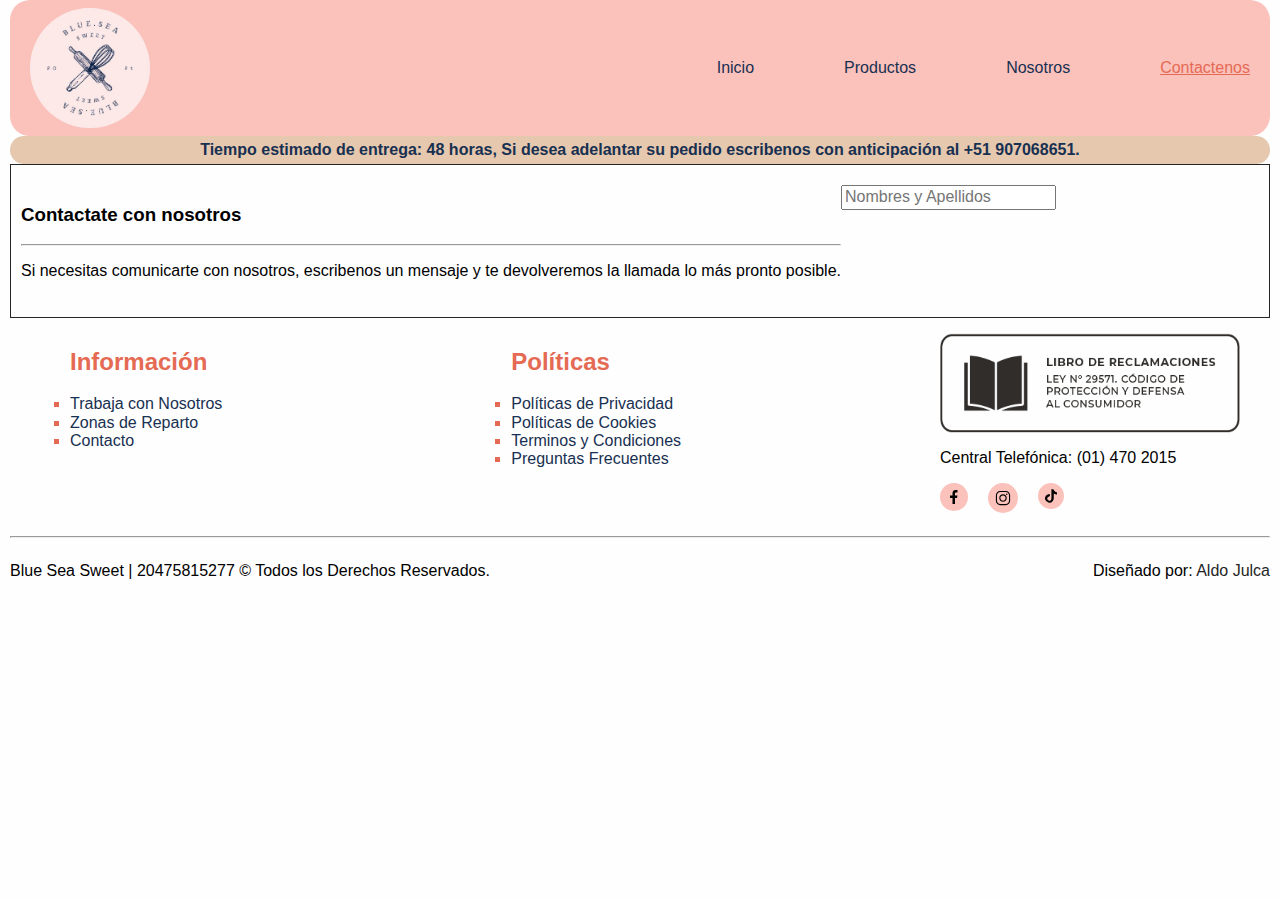
<file: contactenos.html>
<!DOCTYPE html>
<html lang="en">
<head>
    <meta charset="UTF-8">
    <meta name="viewport" content="width=device-width, initial-scale=1.0">
    <title>Contactenos - Blue Sea Sweet 🍪</title>
    <link rel="stylesheet" href="css/normalizer.css">
    <link rel="stylesheet" href="css/style.css">
</head>
<body>
    <header class="header">
        <nav class="header__nav">
            <img class="header__nav__img" src="img/logo/logo.jpeg" alt="logo">
            <ul class="header__nav__list">
                <li><a class="header__nav__items" href="index.html">Inicio</a></li>
                <li><a class="header__nav__items" href="productos.html">Productos</a></li>
                <li><a class="header__nav__items" href="nosotros.html">Nosotros</a></li>
                <li><a class="header__nav__items header__nav__items--select" 
                       href="contactenos.html">Contactenos</a></li>
            </ul>
        </nav>
    </header>
     <!-- Main -->
     <main class="main">
        <section class="main__entrega">
            <p class="main__entrega__parrafo">
                Tiempo estimado de entrega: 48 horas, Si desea adelantar su pedido escribenos con anticipación al +51 907068651.
            </p>
        </section>

        <section class="main__contactenos__index">
            <div class="contactenos__descripcion">
                <h3>Contactate con nosotros</h3>
                <hr>
                <p>Si necesitas comunicarte con nosotros, escribenos un mensaje
                    y te devolveremos la llamada lo más pronto posible.
                </p>
            </div>
            <div class="contactenos__formulario">
                <form action="">
                    <input type="text" placeholder="Nombres y Apellidos">
                </form>
            </div>
        </section>
    </main>
    <!-- Footer-->
    <footer class="footer">
        <div class="footer__politicas">
            <div class="informacion">
                <ul class="informacion__list">
                    <h2>Información</h2>
                    <li><a class="informacion_items" href="trabajo.html">Trabaja con Nosotros</a></li>
                    <li><a class="informacion_items" href="reparto.html">Zonas de Reparto</a></li>
                    <li><a class="informacion_items" href="contactenos.html">Contacto</a></li>
                </ul>
            </div>
            <div class="politicas">
                <ul class="politicas__list">
                    <h2>Políticas</h2>
                    <li><a class="politicas_items" href="politicas.html">Políticas de Privacidad</a></li>
                    <li><a class="politicas_items" href="cookies.html">Políticas de Cookies</a></li>
                    <li><a class="politicas_items" href="terminos.html">Terminos y Condiciones</a></li>
                    <li><a class="politicas_items" href="preguntas.html">Preguntas Frecuentes</a></li>
                </ul>
            </div>
            <div class="reclamaciones">
                <img class="reclamaciones__img" src="img/footer/libro_reclamaciones.png" alt="imagen_politica">
                <p>Central Telefónica: (01) 470 2015</p>
                <div class="reclamaciones__iconos">
                    <a href="#"><img class="reclamaciones__iconos__redes" src="img/footer/face_icon.svg" alt="facebook"></a>
                    <a href="#"><img class="reclamaciones__iconos__redes" src="img/footer/insta_icon.svg" alt="instagram"></a>
                    <a href="#"><img class="reclamaciones__iconos__redes" src="img/footer/tik_tok_icon.svg" alt="tiktok"></a>
                </div>
            </div>
        </div>
        <hr>
        <div class="footer__datos">
            <p>Blue Sea Sweet | 20475815277 &copy; Todos los Derechos Reservados.</p>
            <p>Diseñado por: <a class="footer__datos__enlace" href="#">Aldo Julca</a></p>
        </div>
    </footer>
</body>
</html>
</file>
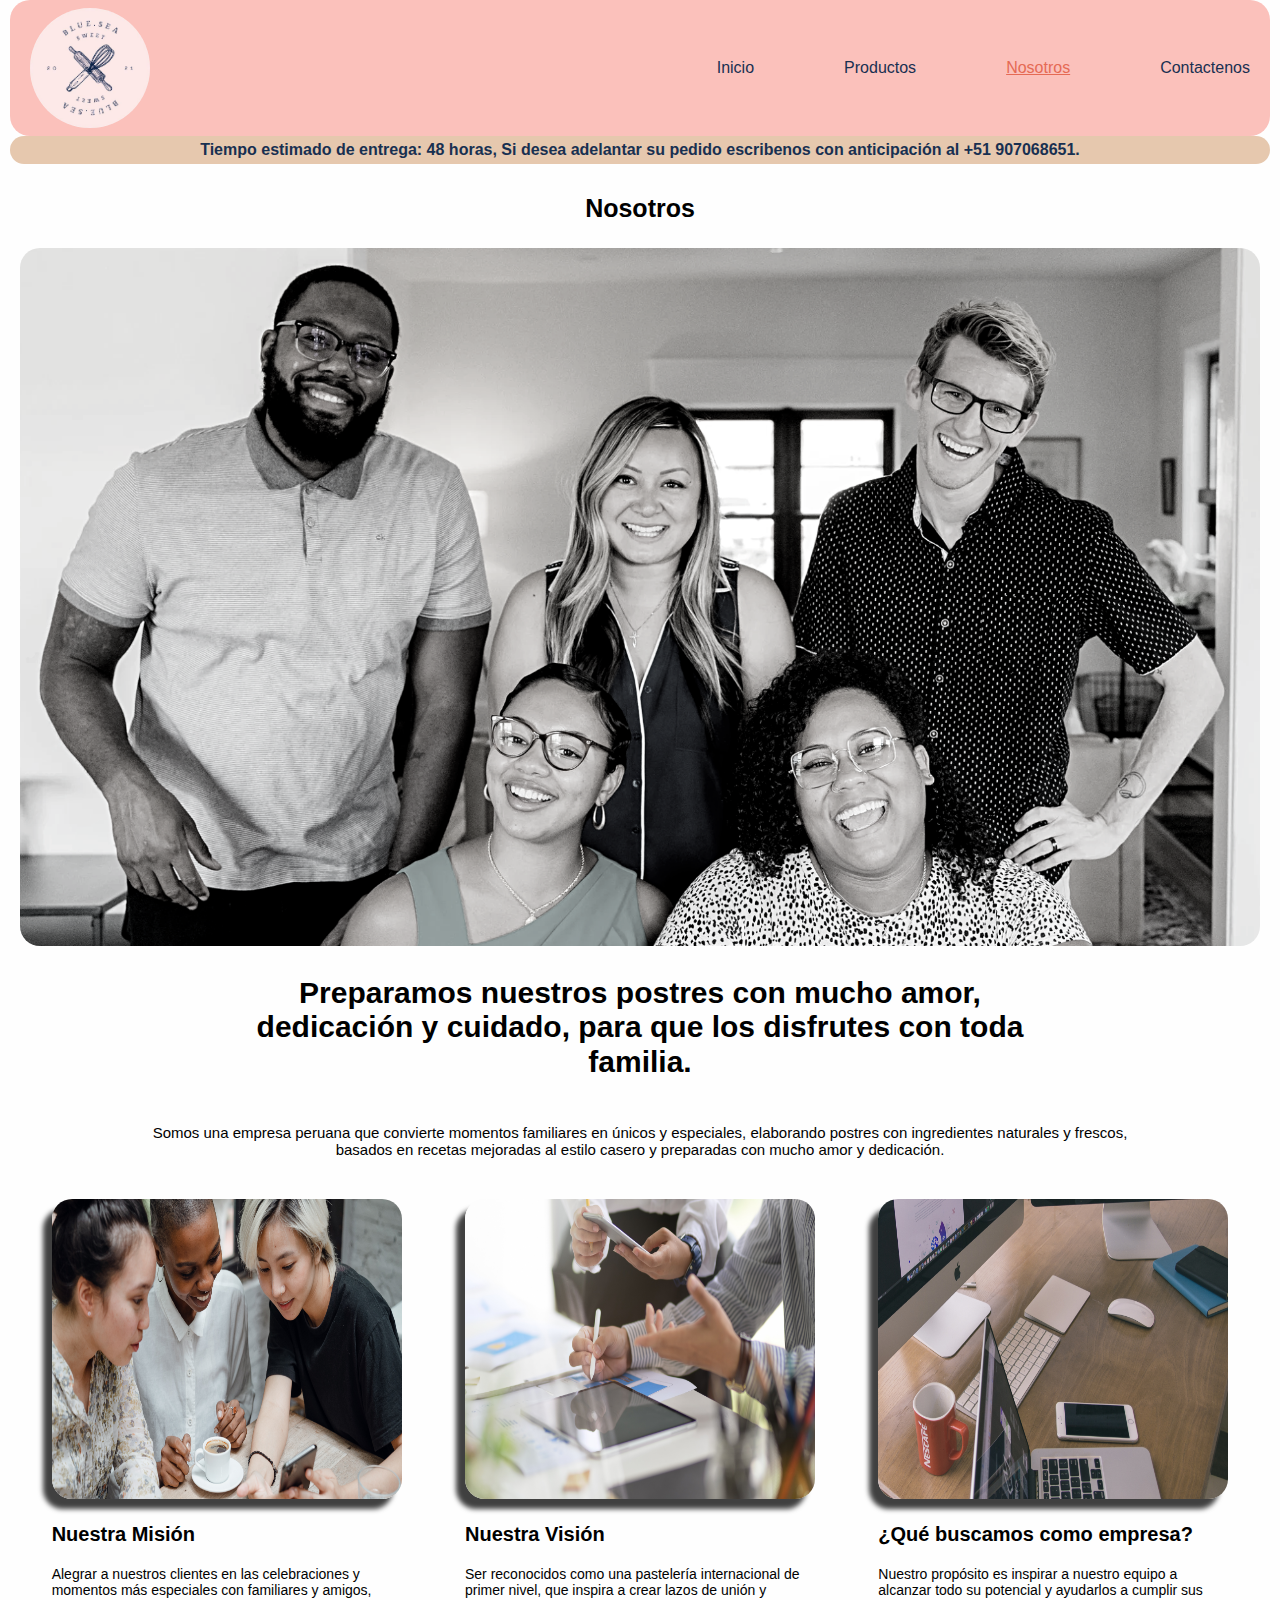
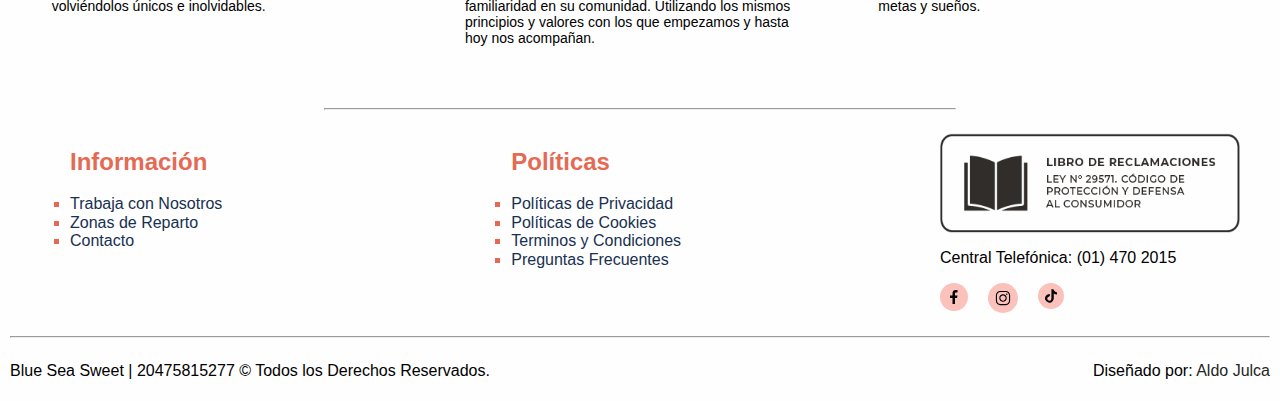
<file: nosotros.html>
<!DOCTYPE html>
<html lang="en">
<head>
    <meta charset="UTF-8">
    <meta name="viewport" content="width=device-width, initial-scale=1.0">
    <title>Nosotros - Blue Sea Sweet 🍪</title>
    <link rel="stylesheet" href="css/normalizer.css">
    <link rel="stylesheet" href="css/style.css">
</head>
<body>
    <header class="header">
        <nav class="header__nav">
            <img class="header__nav__img" src="img/logo/logo.jpeg" alt="logo">
            <ul class="header__nav__list">
                <li><a class="header__nav__items" href="index.html">Inicio</a></li>
                <li><a class="header__nav__items" href="productos.html">Productos</a></li>
                <li><a class="header__nav__items header__nav__items--select" 
                       href="nosotros.html">Nosotros</a></li>
                <li><a class="header__nav__items" href="contactenos.html">Contactenos</a></li>
            </ul>
        </nav>
    </header>
    <!-- Main -->
    <main class="main">
    <section class="main__entrega">
        <p class="main__entrega__parrafo">
            Tiempo estimado de entrega: 48 horas, Si desea adelantar su pedido escribenos con anticipación al +51 907068651.
        </p>
    </section>
    <section class="main__nosotros__index">
        <h3 class="nosotros__index__title">Nosotros</h3>
        <img class="nosotros__index__img" src="img/main/nosotros_equipo.png" alt="nosotros_equipo">
        <p class="nosotros__index__subtitle">
            Preparamos nuestros postres con mucho amor, dedicación y cuidado, 
            para que los disfrutes con toda familia.
        </p>
        <p class="nosotros__index__descripcion">
            Somos una empresa peruana que convierte momentos familiares en únicos y especiales, 
            elaborando postres con ingredientes naturales y frescos, 
            basados en recetas mejoradas al estilo casero y preparadas con mucho amor y dedicación.
        </p>
    </section>
    <section class="main__metas__index">
        <div class="cards__index">
            <div class="card__index">
                <img class="card__index__img sombra" src="img/main/nosotros1.png" alt="nosotros">
                <p class="card__index__title">Nuestra Misión</p>
                <p class="card__index__descripcion">Alegrar a nuestros clientes en las celebraciones 
                   y momentos más especiales con familiares y amigos, 
                   volviéndolos únicos e inolvidables.</p>
            </div>
            <div class="card__index">
                <img class="card__index__img sombra" src="img/main/nosotros2.png" alt="nosotros">
                <p class="card__index__title">Nuestra Visión</p>
                <p class="card__index__descripcion">Ser reconocidos como una pastelería internacional
                     de primer nivel, que inspira a crear lazos de unión y familiaridad en su comunidad.
                     Utilizando los mismos principios y valores con los que empezamos 
                     y hasta hoy nos acompañan.</p>
            </div>
            <div class="card__index">
                <img class="card__index__img sombra" src="img/main/nosotros3.png" alt="nosotros">
                <p class="card__index__title">¿Qué buscamos como empresa?</p>
                <p class="card__index__descripcion">Nuestro propósito es inspirar a nuestro equipo
                     a alcanzar todo su potencial y ayudarlos a cumplir sus metas y sueños.</p>
            </div>
        </div>
    </section>
    <hr class="main__hr">
    </main>
    <!-- Footer-->
    <footer class="footer">
        <div class="footer__politicas">
            <div class="informacion">
                <ul class="informacion__list">
                    <h2>Información</h2>
                    <li><a class="informacion_items" href="trabajo.html">Trabaja con Nosotros</a></li>
                    <li><a class="informacion_items" href="reparto.html">Zonas de Reparto</a></li>
                    <li><a class="informacion_items" href="contactenos.html">Contacto</a></li>
                </ul>
            </div>
            <div class="politicas">
                <ul class="politicas__list">
                    <h2>Políticas</h2>
                    <li><a class="politicas_items" href="politicas.html">Políticas de Privacidad</a></li>
                    <li><a class="politicas_items" href="cookies.html">Políticas de Cookies</a></li>
                    <li><a class="politicas_items" href="terminos.html">Terminos y Condiciones</a></li>
                    <li><a class="politicas_items" href="preguntas.html">Preguntas Frecuentes</a></li>
                </ul>
            </div>
            <div class="reclamaciones">
                <img class="reclamaciones__img" src="img/footer/libro_reclamaciones.png" alt="imagen_politica">
                <p>Central Telefónica: (01) 470 2015</p>
                <div class="reclamaciones__iconos">
                    <a href="#"><img class="reclamaciones__iconos__redes" src="img/footer/face_icon.svg" alt="facebook"></a>
                    <a href="#"><img class="reclamaciones__iconos__redes" src="img/footer/insta_icon.svg" alt="instagram"></a>
                    <a href="#"><img class="reclamaciones__iconos__redes" src="img/footer/tik_tok_icon.svg" alt="tiktok"></a>
                </div>
            </div>
        </div>
        <hr>
        <div class="footer__datos">
            <p>Blue Sea Sweet | 20475815277 &copy; Todos los Derechos Reservados.</p>
            <p>Diseñado por: <a class="footer__datos__enlace" href="#">Aldo Julca</a></p>
        </div>
    </footer>
</body>
</html>
</file>
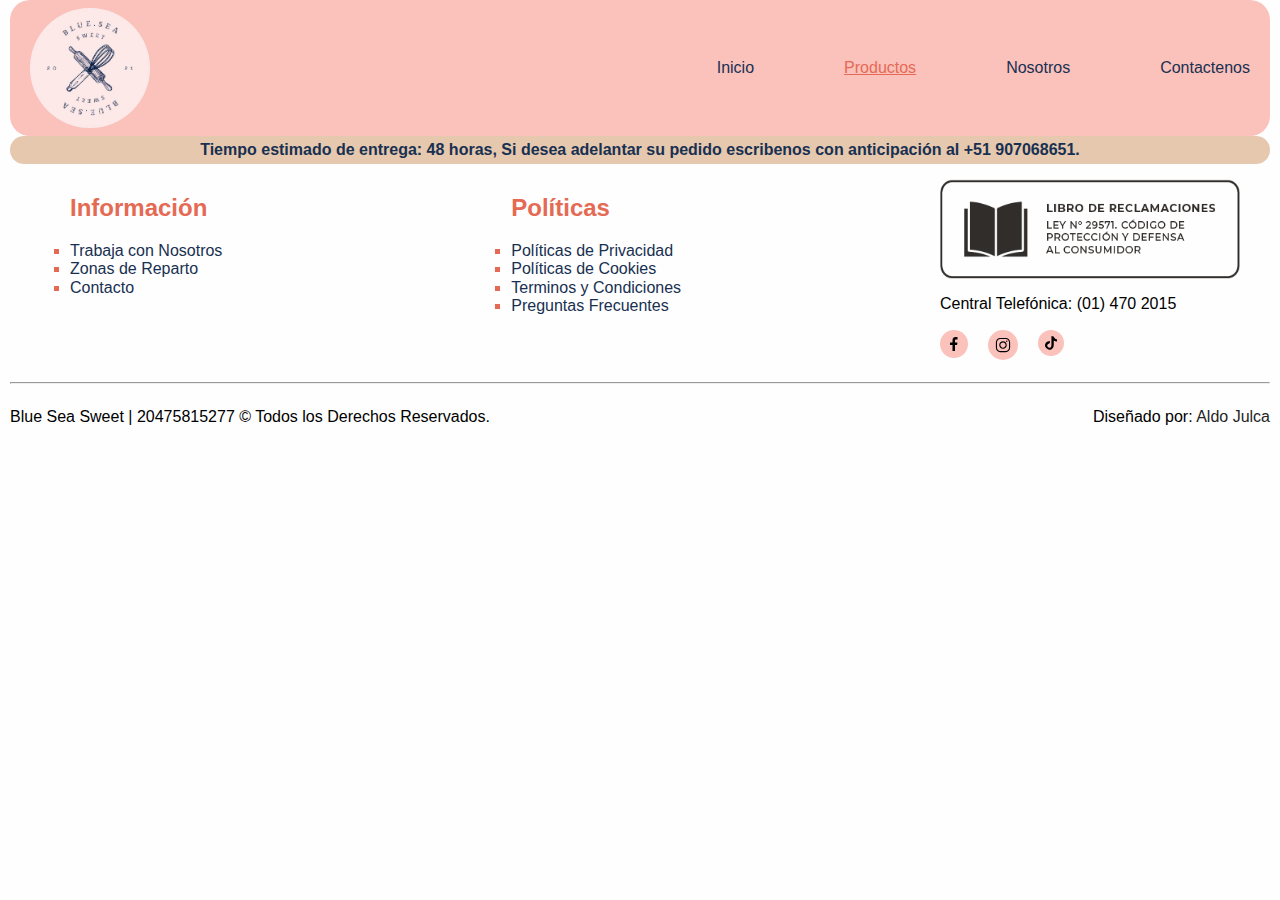
<file: productos.html>
<!DOCTYPE html>
<html lang="en">
<head>
    <meta charset="UTF-8">
    <meta name="viewport" content="width=device-width, initial-scale=1.0">
    <title>Productos - Blue Sea Sweet 🍪</title>
    <link rel="stylesheet" href="css/normalizer.css">
    <link rel="stylesheet" href="css/style.css">
</head>
<body>
    <header class="header">
        <nav class="header__nav">
            <img class="header__nav__img" src="img/logo/logo.jpeg" alt="logo">
            <ul class="header__nav__list">
                <li><a class="header__nav__items" href="index.html">Inicio</a></li>
                <li><a class="header__nav__items header__nav__items--select" 
                       href="productos.html">Productos</a></li>
                <li><a class="header__nav__items" href="nosotros.html">Nosotros</a></li>
                <li><a class="header__nav__items" href="contactenos.html">Contactenos</a></li>
            </ul>
        </nav>
    </header>
    <!-- Main -->
    <main class="main">
        <section class="main__entrega">
            <p class="main__entrega__parrafo">
                Tiempo estimado de entrega: 48 horas, Si desea adelantar su pedido escribenos con anticipación al +51 907068651.
            </p>
        </section>

    </main>
    <!-- Footer-->
    <footer class="footer">
        <div class="footer__politicas">
            <div class="informacion">
                <ul class="informacion__list">
                    <h2>Información</h2>
                    <li><a class="informacion_items" href="trabajo.html">Trabaja con Nosotros</a></li>
                    <li><a class="informacion_items" href="reparto.html">Zonas de Reparto</a></li>
                    <li><a class="informacion_items" href="contactenos.html">Contacto</a></li>
                </ul>
            </div>
            <div class="politicas">
                <ul class="politicas__list">
                    <h2>Políticas</h2>
                    <li><a class="politicas_items" href="politicas.html">Políticas de Privacidad</a></li>
                    <li><a class="politicas_items" href="cookies.html">Políticas de Cookies</a></li>
                    <li><a class="politicas_items" href="terminos.html">Terminos y Condiciones</a></li>
                    <li><a class="politicas_items" href="preguntas.html">Preguntas Frecuentes</a></li>
                </ul>
            </div>
            <div class="reclamaciones">
                <img class="reclamaciones__img" src="img/footer/libro_reclamaciones.png" alt="imagen_politica">
                <p>Central Telefónica: (01) 470 2015</p>
                <div class="reclamaciones__iconos">
                    <a href="#"><img class="reclamaciones__iconos__redes" src="img/footer/face_icon.svg" alt="facebook"></a>
                    <a href="#"><img class="reclamaciones__iconos__redes" src="img/footer/insta_icon.svg" alt="instagram"></a>
                    <a href="#"><img class="reclamaciones__iconos__redes" src="img/footer/tik_tok_icon.svg" alt="tiktok"></a>
                </div>
            </div>
        </div>
        <hr>
        <div class="footer__datos">
            <p>Blue Sea Sweet | 20475815277 &copy; Todos los Derechos Reservados.</p>
            <p>Diseñado por: <a class="footer__datos__enlace" href="#">Aldo Julca</a></p>
        </div>
    </footer>
</body>
</html>
</file>
<file: css/style.css>
:root{
    --color-rosa: #fbc1bb;
    --color-crema: #fefefe;
    --color-negro-mate: #252525;
    --color-azul: #183051;
    --color-rojo-pastel: #e56a54;
    --color-beige-pastel: #e6c8ae;
    --fuente-principal: "Tenor Sans", sans-serif;
}
/*Variables Generales*/
html {
    scroll-snap-type: y mandatory;
    box-sizing: border-box;
    font-family: var(--fuente-principal);
  }
  *, *:before, *:after {
    box-sizing: inherit;
  }
 body{
    background-color: var(--color-crema);
 }
  a{
    text-decoration: none;
 }
 .main__hr{
  width: 50%;  
 }
 .sombra{
    -webkit-box-shadow: -9px 10px 5px 0px rgba(0,0,0,0.75);
    -moz-box-shadow: -9px 10px 5px 0px rgba(0,0,0,0.75);
    box-shadow: -9px 10px 5px 0px rgba(0,0,0,0.75);
 }

 /* .header, .main__banner, 
 .main__productos, .main__nosotros,
 .footer__politicas, .footer__datos{
	scroll-snap-align: center;
	scroll-snap-stop: always;
} */

 /*Header*/
.header{
    padding: 0 10px;
}
.header__nav{
    background-color: var(--color-rosa);
    padding: 8px 20px;
    border-radius: 20px;
    display: flex;
    justify-content: space-between;
    align-items: center;
}
.header__nav__img{
    width: 120px;
    height: 120px;
    border-radius: 50%;
}
.header__nav__list{
    list-style-type: none;
    display: flex;
    gap: 90px;
}
.header__nav__items{
    color: var(--color-azul);
}
    /*Estilo Hover*/
    .header__nav__items:hover,
    .header__nav__items--select{
        color: var(--color-rojo-pastel);
        text-decoration: underline;
    }
    /*Media Queries*/
    @media (max-width: 770px) {
        .header__nav{
            flex-direction: column;
            gap: 20px;
        }    
        .header__nav__list{
            gap: 70px;
         }  
    }
    @media (max-width: 660px) {
        .header__nav__list{
            flex-direction: column;
            align-items: center;
            margin-right: 35px;
            gap: 12px;    
        }
    }

/*Main*/
.main{
    padding: 0 10px;
}
/*MAIN - ENTREGA*/
.main__entrega{
    background-color: var(--color-beige-pastel);
    border-radius: 15px;
}
.main__entrega__parrafo{
    padding: 5px 10px;
    margin: 0;
    text-align: center;
    color: var(--color-azul);
    font-weight: bold;
}
/*MAIN - BANNER*/
.main__banner{
    background-image: 
    linear-gradient(to bottom,rgba(245, 246, 252, 0.52), rgba(117, 19, 93, 0.73)),
    url(../img/banner/banner.png);
    width: 100%;
    height: 500px;
    border-radius: 20px;
    background-size: cover;
    background-repeat: no-repeat;
    margin: 0;
    padding: 10px;
}
.banner__descripcion{
    display: flex;
    flex-direction: column;
    align-items: center;
    margin: 100px 5px;
}
.banner__descripcion__titulo{
    font-size: 50px;
    font-weight: bold;
    color: var(--color-crema);
}
.banner__descripcion__enlace{
    background-color: var(--color-negro-mate);
    border-radius: 20px;
    color: var(--color-crema);
    font-weight: bold;
    padding: 15px 25px;
    transition: transform 0.3s ease;
}
/*MAIN - PRODUCTOS*/
.main__productos{
    display: flex;
    flex-direction: column;
    align-items: center;
}
.main__productos__titulo{
    font-size: 25px;
}
.productos__cards{
    display: grid;
    grid-template-columns: repeat(3, 1fr);
    grid-template-rows: repeat(1, 1fr);
    column-gap: 100px;
}
.producto__card__1,
.producto__card__2,
.producto__card__3{
    background-size: cover;
    border-radius: 20px;
    padding: 10px;
    width: 350px;
    height: 550px;

    display: flex;
    flex-direction: column;
    align-items: center;
    justify-content: center;
}
.producto__card__1{
    background-image: url(../img/main/producto1.png);
}
.producto__card__2{
    background-image: url(../img/main/producto2.png);
}
.producto__card__3{
    background-image: url(../img/main/producto3.png);
}
.producto__card__boton{
    background-color: var(--color-negro-mate);
    border-radius: 50px;
    padding: 20px 30px;
    color: var(--color-crema);
    font-size: 20px;
    font-weight: bold;
}
/*MAIN - NOSOTROS*/
.main__nosotros{
    display: flex;
    flex-direction: column;
    align-items: center;
}
.nosotros__cards{
    display: grid;
    grid-template-columns: repeat(3, 1fr);
    grid-template-rows: repeat(1, 1fr);
    column-gap: 30px;
    row-gap: 10px;
}
.nosotros__card{
    padding: 5px 2px;
    width: 360px;
}
.nosotros__card__img{
    width: 350px;
    height: 350px;
    border-radius: 20px;
}
.nosotros__card__h4{
    font-size: 20px;
    margin: 0;
    padding: 10px 0;
}
.nosotros__card__p{
    margin: 0;
    padding: 8px 0;
}
.nosotros__card__date{
    display: flex;
    align-items: center;
    gap: 5px;
}

  /*Estilo Hover*/
  .banner__descripcion__enlace:hover,
  .producto__card__boton:hover{
    transform: scale(1.1);
  }
  /*Media Queries*/
  @media (max-width: 770px) {
    .main__entrega__parrafo{
        font-size: 12px;
    }
    .main__banner{
        height: 300px;
    }
    .banner__descripcion{
        margin: 50px 5px;
    }
    .banner__descripcion__titulo{
        font-size: 40px;
    }
    .productos__cards{
        grid-template-columns: repeat(2, 1fr);
        grid-template-rows: repeat(2, 1fr);
        column-gap: 20px;
        row-gap: 15px;
    }
    .producto__card__2{
        width: 100%;
    }
    .productos__cards > div:nth-child(3){
        grid-column: 1 / 3;
        grid-row: 2 / 3;
    }

    .nosotros__cards{
        grid-template-columns: repeat(2, 1fr);
        grid-template-rows: repeat(2, 1fr);
    }
    .nosotros__card:nth-child(3){
        grid-column: 1 / 2;
        grid-row: 2 / 3;
    }

  }
  @media (max-width: 660px) {
    .main__entrega__parrafo{
        font-size: 10px;
    }
    .main__banner{
        width: 100%;
        height: 300px;
        padding: 20px 50px;
    }
    .banner__descripcion{
        margin: 35px 5px;
    }
    .banner__descripcion__titulo{
        font-size: 30px;
        text-align: center;
    }
    .banner__descripcion__enlace{
        padding: 8px 15px;
    }
    .productos__cards{
        grid-template-columns: repeat(1, 1fr);
        grid-template-rows: repeat(3, 1fr);
    } 
    .productos__cards > div:nth-child(3){
        grid-column: auto;
        grid-row: auto;
    }
    .nosotros__cards{
        grid-template-columns: repeat(1, 1fr);
        grid-template-rows: repeat(3, 1fr);
    }
    .nosotros__card:nth-child(3){
        grid-column: auto;
        grid-row: auto;
    }

  }

/*PAGINA DE NOSOTROS*/
.main__nosotros__index{
    display: flex;
    flex-direction: column;
    align-items: center;
    padding: 5px 10px;
}
.nosotros__index__title{
    font-size: 25px;
}
.nosotros__index__img{
    background-repeat: no-repeat;
    background-size: cover;
    border-radius: 20px;
    width: 100%;
    height: 100%;
}
.nosotros__index__subtitle{
    font-size: 30px;
    width: 800px;
    font-weight: bold;
    text-align: center;
}
.nosotros__index__descripcion{
    font-size: 15px;
    text-align: center;
    width: 80%;
}
.main__metas__index{
    padding: 20px 10px;
}
.cards__index{
    display: grid;
    place-items: center;
    grid-template-columns: repeat(3, 1fr);
    grid-template-rows: repeat(1, 1fr);
}
.card__index__img{
    width: 350px;
    height: 300px;
    border-radius: 20px;
}
.card__index__title{
    font-size: 20px;
    font-weight: bold;
}
.card__index__descripcion{
    font-size: 14px;
    width: 350px;
    height: 100px;
}
  /*HOVER*/

  /*MEDIAS QUERIES*/
     @media (max-width: 770px) {
        .nosotros__index__subtitle{
            font-size: 25px;
            width: 500px;
        }
        .nosotros__index__descripcion{
            width: 300px;
        }
        .cards__index{
            grid-template-columns: repeat(2, 1fr);
            grid-template-rows: repeat(2, 1fr);
            column-gap: 10px;
        }
     }
     @media (max-width: 660px) {
        .nosotros__index__subtitle{
            font-size: 25px;
            width: 300px;
        }
        .nosotros__index__descripcion{
            width: 250px;
        }
        .cards__index{
            grid-template-columns: repeat(1, 1fr);
            grid-template-rows: repeat(3, 1fr);
            column-gap: auto;
            row-gap: 15px;
        }
     }

/*PAGINA DE CONTACTENOS*/
     .main__contactenos__index{
        border: 1px solid var(--color-negro-mate);
        padding: 20px 10px;
        display: flex;
        
     }

     .contactenos__descripcion{

     }
     .contactenos__formulario{

     }




/*Footer*/
.footer{
    padding: 5px 10px;
}
.footer__politicas{
    padding: 5px 20px;
    display: flex;
    justify-content: space-between;
}

    .informacion__list,
    .politicas__list{
        list-style-type: square;
        color: var(--color-rojo-pastel);
    }
    .informacion_items,
    .politicas_items{
        color: var(--color-azul);
    }
    .reclamaciones{
        display: flex;
        padding: 5px 10px;
        flex-direction: column;
        align-items: start;
    }
    .reclamaciones__img{
        width: 300px;
        height: 100px;
    }
    .reclamaciones__iconos{
        display: flex;
        gap: 20px;
    }
    .reclamaciones__iconos__redes{
        background-color: var(--color-rosa);
        padding: 6px;
        border-radius: 50%;
    }
    .footer__datos{
        display: flex;
        justify-content: space-between;
     }
     .footer__datos__enlace{
        color: var(--color-negro-mate);
     }
  /*Estilo Hover*/
 .informacion_items:hover,
 .politicas_items:hover{
     color: var(--color-rojo-pastel);
 }
 .reclamaciones__iconos__redes:hover{
    background-color: var(--color-rojo-pastel);
 }
 .footer__datos__enlace:hover{
    color: var(--color-rojo-pastel);
 }
  /*Media Queries*/
 @media (max-width: 770px) {
    .footer__politicas {
        flex-direction: column;
        align-items: center;
    } 
    .reclamaciones{
        align-items: center;
    }
    .reclamaciones__img{
        width: 220px;
        height: 80px;      
    }  
 }
 @media (max-width:660px) {
    .footer__datos > p{
        font-size: 10px;
    }
 }
</file>
<file: css/normalizer.css>
/*! normalize.css v8.0.1 | MIT License | github.com/necolas/normalize.css */

/* Document
   ========================================================================== */

/**
 * 1. Correct the line height in all browsers.
 * 2. Prevent adjustments of font size after orientation changes in iOS.
 */

 html {
    line-height: 1.15; /* 1 */
    -webkit-text-size-adjust: 100%; /* 2 */
  }
  
  /* Sections
     ========================================================================== */
  
  /**
   * Remove the margin in all browsers.
   */
  
  body {
    margin: 0;
  }
  
  /**
   * Render the `main` element consistently in IE.
   */
  
  main {
    display: block;
  }
  
  /**
   * Correct the font size and margin on `h1` elements within `section` and
   * `article` contexts in Chrome, Firefox, and Safari.
   */
  
  h1 {
    font-size: 2em;
    margin: 0.67em 0;
  }
  
  /* Grouping content
     ========================================================================== */
  
  /**
   * 1. Add the correct box sizing in Firefox.
   * 2. Show the overflow in Edge and IE.
   */
  
  hr {
    box-sizing: content-box; /* 1 */
    height: 0; /* 1 */
    overflow: visible; /* 2 */
  }
  
  /**
   * 1. Correct the inheritance and scaling of font size in all browsers.
   * 2. Correct the odd `em` font sizing in all browsers.
   */
  
  pre {
    font-family: monospace, monospace; /* 1 */
    font-size: 1em; /* 2 */
  }
  
  /* Text-level semantics
     ========================================================================== */
  
  /**
   * Remove the gray background on active links in IE 10.
   */
  
  a {
    background-color: transparent;
  }
  
  /**
   * 1. Remove the bottom border in Chrome 57-
   * 2. Add the correct text decoration in Chrome, Edge, IE, Opera, and Safari.
   */
  
  abbr[title] {
    border-bottom: none; /* 1 */
    text-decoration: underline; /* 2 */
    text-decoration: underline dotted; /* 2 */
  }
  
  /**
   * Add the correct font weight in Chrome, Edge, and Safari.
   */
  
  b,
  strong {
    font-weight: bolder;
  }
  
  /**
   * 1. Correct the inheritance and scaling of font size in all browsers.
   * 2. Correct the odd `em` font sizing in all browsers.
   */
  
  code,
  kbd,
  samp {
    font-family: monospace, monospace; /* 1 */
    font-size: 1em; /* 2 */
  }
  
  /**
   * Add the correct font size in all browsers.
   */
  
  small {
    font-size: 80%;
  }
  
  /**
   * Prevent `sub` and `sup` elements from affecting the line height in
   * all browsers.
   */
  
  sub,
  sup {
    font-size: 75%;
    line-height: 0;
    position: relative;
    vertical-align: baseline;
  }
  
  sub {
    bottom: -0.25em;
  }
  
  sup {
    top: -0.5em;
  }
  
  /* Embedded content
     ========================================================================== */
  
  /**
   * Remove the border on images inside links in IE 10.
   */
  
  img {
    border-style: none;
  }
  
  /* Forms
     ========================================================================== */
  
  /**
   * 1. Change the font styles in all browsers.
   * 2. Remove the margin in Firefox and Safari.
   */
  
  button,
  input,
  optgroup,
  select,
  textarea {
    font-family: inherit; /* 1 */
    font-size: 100%; /* 1 */
    line-height: 1.15; /* 1 */
    margin: 0; /* 2 */
  }
  
  /**
   * Show the overflow in IE.
   * 1. Show the overflow in Edge.
   */
  
  button,
  input { /* 1 */
    overflow: visible;
  }
  
  /**
   * Remove the inheritance of text transform in Edge, Firefox, and IE.
   * 1. Remove the inheritance of text transform in Firefox.
   */
  
  button,
  select { /* 1 */
    text-transform: none;
  }
  
  /**
   * Correct the inability to style clickable types in iOS and Safari.
   */
  
  button,
  [type="button"],
  [type="reset"],
  [type="submit"] {
    -webkit-appearance: button;
  }
  
  /**
   * Remove the inner border and padding in Firefox.
   */
  
  button::-moz-focus-inner,
  [type="button"]::-moz-focus-inner,
  [type="reset"]::-moz-focus-inner,
  [type="submit"]::-moz-focus-inner {
    border-style: none;
    padding: 0;
  }
  
  /**
   * Restore the focus styles unset by the previous rule.
   */
  
  button:-moz-focusring,
  [type="button"]:-moz-focusring,
  [type="reset"]:-moz-focusring,
  [type="submit"]:-moz-focusring {
    outline: 1px dotted ButtonText;
  }
  
  /**
   * Correct the padding in Firefox.
   */
  
  fieldset {
    padding: 0.35em 0.75em 0.625em;
  }
  
  /**
   * 1. Correct the text wrapping in Edge and IE.
   * 2. Correct the color inheritance from `fieldset` elements in IE.
   * 3. Remove the padding so developers are not caught out when they zero out
   *    `fieldset` elements in all browsers.
   */
  
  legend {
    box-sizing: border-box; /* 1 */
    color: inherit; /* 2 */
    display: table; /* 1 */
    max-width: 100%; /* 1 */
    padding: 0; /* 3 */
    white-space: normal; /* 1 */
  }
  
  /**
   * Add the correct vertical alignment in Chrome, Firefox, and Opera.
   */
  
  progress {
    vertical-align: baseline;
  }
  
  /**
   * Remove the default vertical scrollbar in IE 10+.
   */
  
  textarea {
    overflow: auto;
  }
  
  /**
   * 1. Add the correct box sizing in IE 10.
   * 2. Remove the padding in IE 10.
   */
  
  [type="checkbox"],
  [type="radio"] {
    box-sizing: border-box; /* 1 */
    padding: 0; /* 2 */
  }
  
  /**
   * Correct the cursor style of increment and decrement buttons in Chrome.
   */
  
  [type="number"]::-webkit-inner-spin-button,
  [type="number"]::-webkit-outer-spin-button {
    height: auto;
  }
  
  /**
   * 1. Correct the odd appearance in Chrome and Safari.
   * 2. Correct the outline style in Safari.
   */
  
  [type="search"] {
    -webkit-appearance: textfield; /* 1 */
    outline-offset: -2px; /* 2 */
  }
  
  /**
   * Remove the inner padding in Chrome and Safari on macOS.
   */
  
  [type="search"]::-webkit-search-decoration {
    -webkit-appearance: none;
  }
  
  /**
   * 1. Correct the inability to style clickable types in iOS and Safari.
   * 2. Change font properties to `inherit` in Safari.
   */
  
  ::-webkit-file-upload-button {
    -webkit-appearance: button; /* 1 */
    font: inherit; /* 2 */
  }
  
  /* Interactive
     ========================================================================== */
  
  /*
   * Add the correct display in Edge, IE 10+, and Firefox.
   */
  
  details {
    display: block;
  }
  
  /*
   * Add the correct display in all browsers.
   */
  
  summary {
    display: list-item;
  }
  
  /* Misc
     ========================================================================== */
  
  /**
   * Add the correct display in IE 10+.
   */
  
  template {
    display: none;
  }
  
  /**
   * Add the correct display in IE 10.
   */
  
  [hidden] {
    display: none;
  }
</file>
